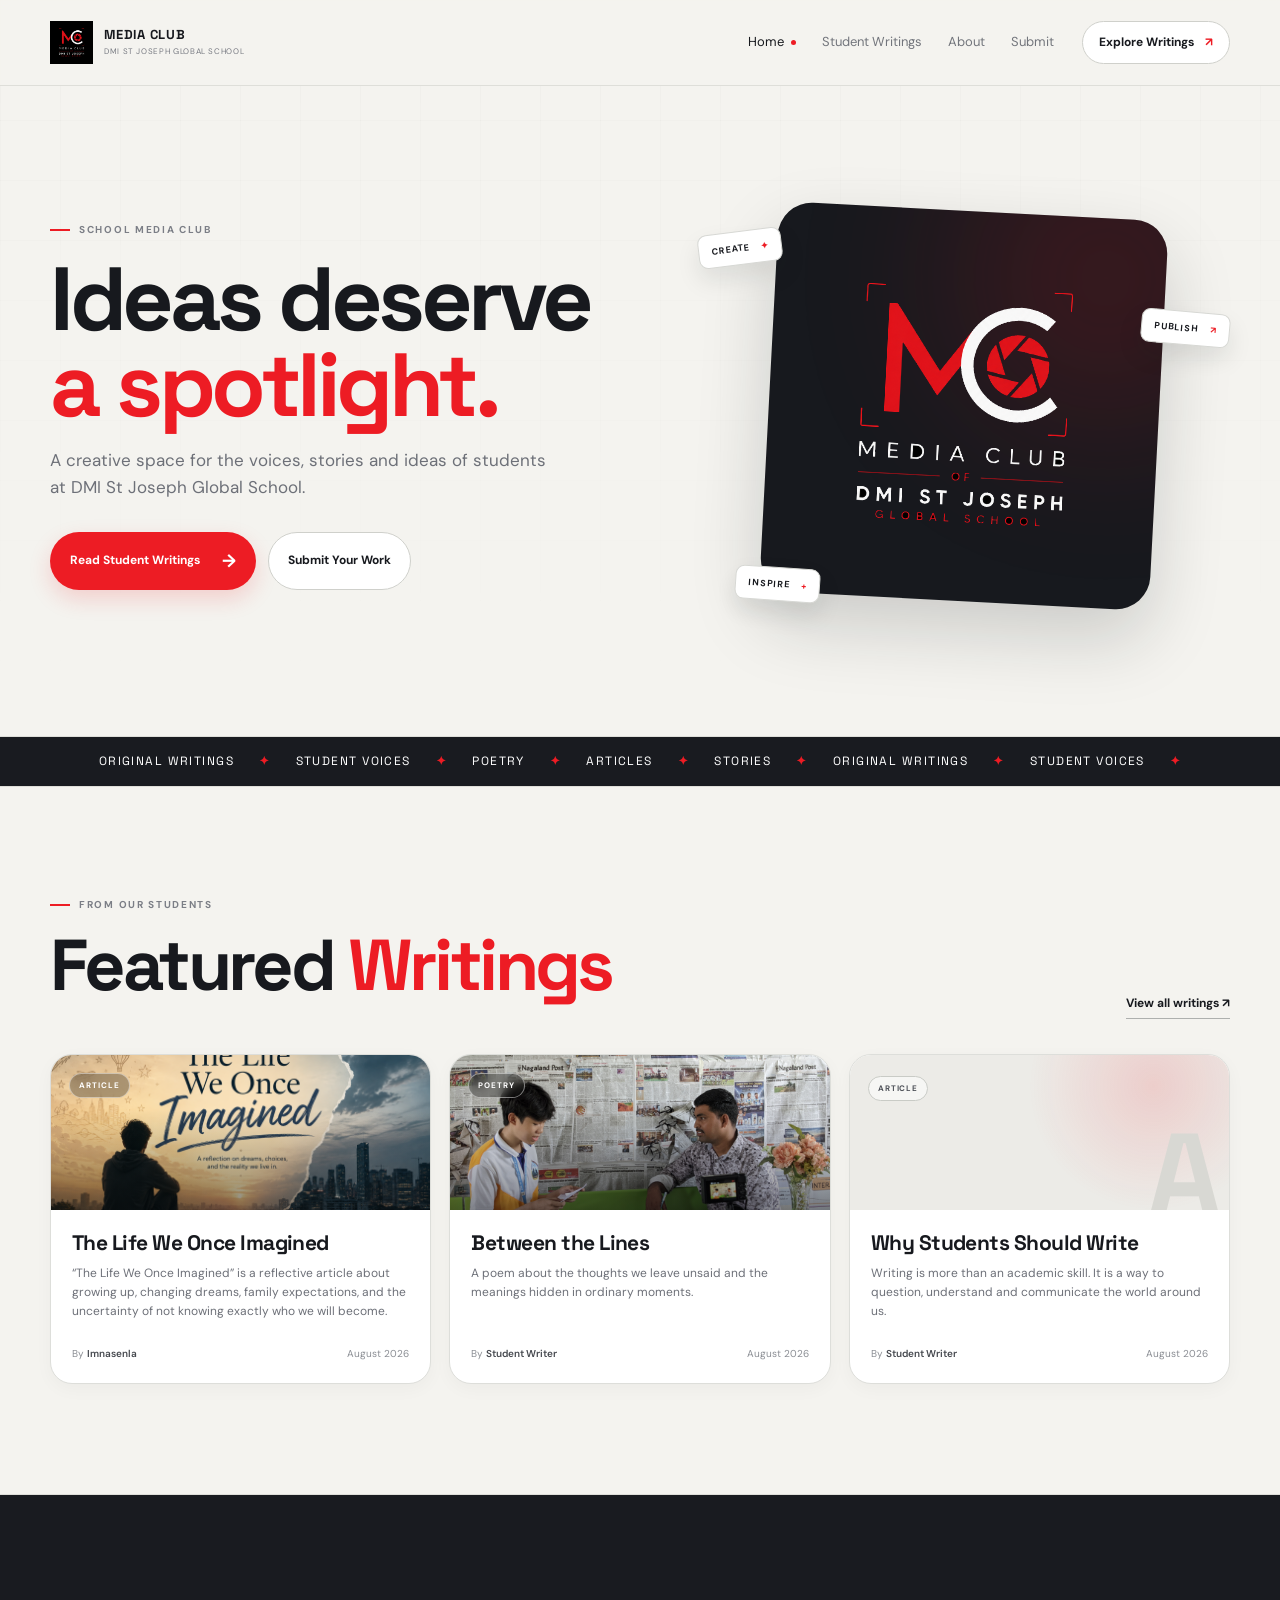
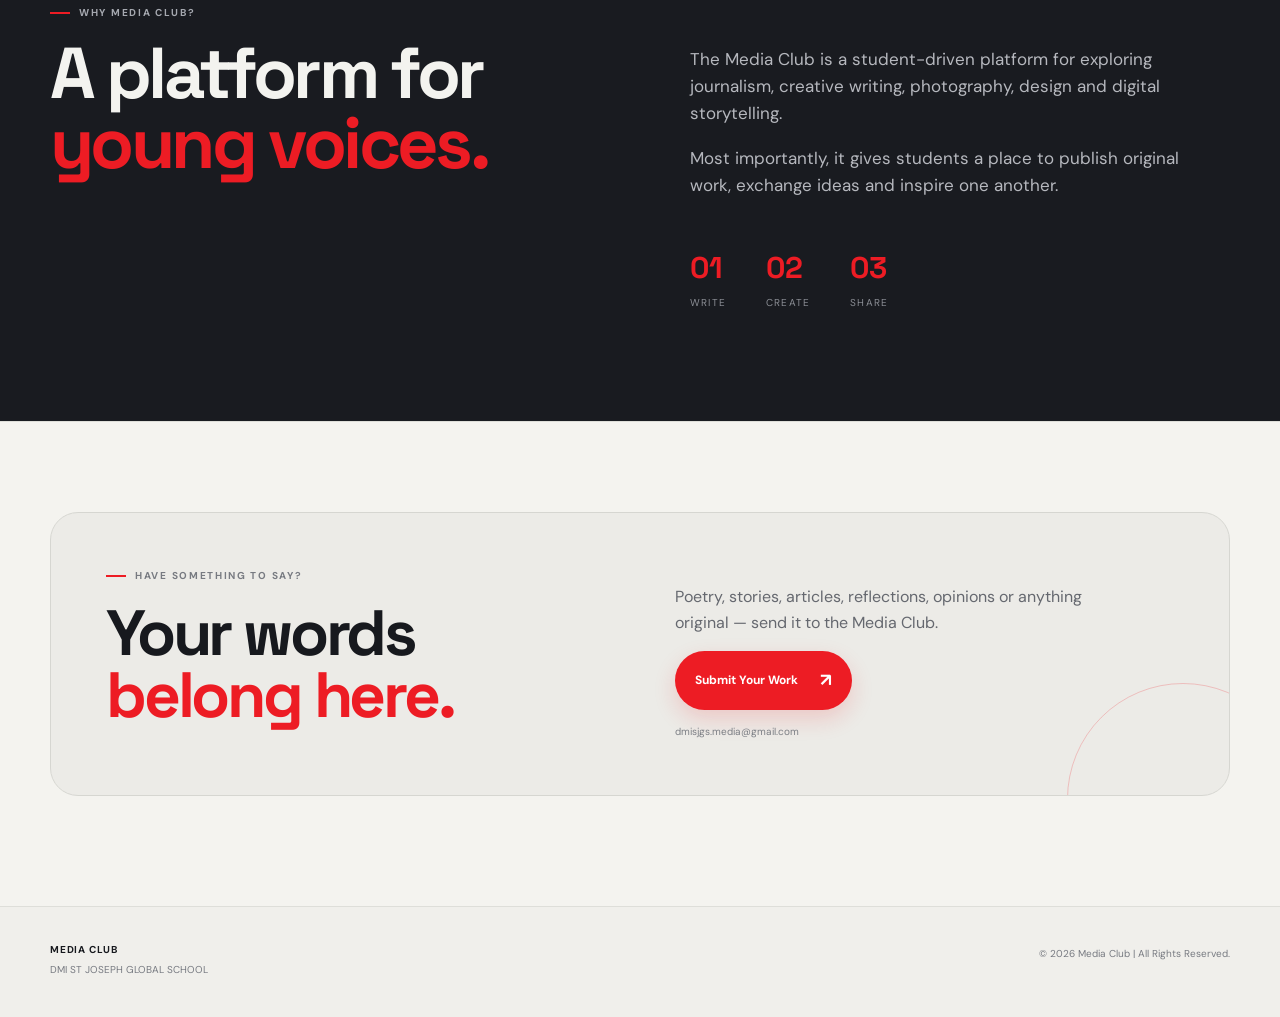
<file: index.html>
<!DOCTYPE html>
<html lang="en">
<head>
  <meta charset="UTF-8" />
  <meta name="viewport" content="width=device-width, initial-scale=1.0" />
  <meta name="description" content="DMI St Joseph Global School Media Club — stories, creativity, journalism and original student writing." />
  <title>Media Club | DMI St Joseph Global School</title>
  <link rel="preconnect" href="https://fonts.googleapis.com">
  <link rel="preconnect" href="https://fonts.gstatic.com" crossorigin>
  <link href="https://fonts.googleapis.com/css2?family=DM+Sans:wght@400;500;600;700&family=Space+Grotesk:wght@500;600;700&display=swap" rel="stylesheet">
  <link rel="stylesheet" href="css/style.css" />
</head>
<body>
  <div class="site-bg"></div>

  <header class="header">
    <a class="brand" href="index.html" aria-label="Media Club home">
      <span class="brand-mark"><img src="red.png" alt="Media Club logo"></span>
      <span>
        <strong>MEDIA CLUB</strong>
        <small>DMI ST JOSEPH GLOBAL SCHOOL</small>
      </span>
    </a>
    <nav class="nav">
      <a class="active" href="index.html">Home</a>
      <a href="writings.html">Student Writings</a>
      <a href="#about">About</a>
      <a href="#submit">Submit</a>
    </nav>
    <a class="nav-cta" href="writings.html">Explore Writings <span>↗</span></a>
    <button class="menu-btn" aria-label="Open menu">☰</button>
  </header>

  <main>
    <section class="hero container">
      <div class="hero-copy reveal">
        <div class="eyebrow"><span></span> SCHOOL MEDIA CLUB</div>
        <h1>Ideas deserve<br><em>a spotlight.</em></h1>
        <p class="hero-text">
          A creative space for the voices, stories and ideas of students at
          DMI St Joseph Global School.
        </p>
        <div class="hero-actions">
          <a class="btn btn-primary" href="writings.html">Read Student Writings <span>→</span></a>
          <a class="btn btn-ghost" href="#submit">Submit Your Work</a>
        </div>
      </div>

      <div class="hero-art reveal">
        <div class="hero-logo-panel">
          <div class="logo-glow"></div>
          <img src="logo-transparent.png" alt="Media Club of DMI St Joseph Global School" class="hero-logo">
        </div>
        <div class="floating-note note-one">CREATE <span>✦</span></div>
        <div class="floating-note note-two">PUBLISH <span>↗</span></div>
        <div class="floating-note note-three">INSPIRE <span>+</span></div>
      </div>
    </section>

    <section class="ticker">
      <div class="ticker-track">
        <span>ORIGINAL WRITINGS</span><b>✦</b><span>STUDENT VOICES</span><b>✦</b>
        <span>POETRY</span><b>✦</b><span>ARTICLES</span><b>✦</b>
        <span>STORIES</span><b>✦</b><span>ORIGINAL WRITINGS</span><b>✦</b>
        <span>STUDENT VOICES</span><b>✦</b>
      </div>
    </section>

    <section class="section container" id="featured">
      <div class="section-head reveal">
        <div>
          <div class="eyebrow"><span></span> FROM OUR STUDENTS</div>
          <h2>Featured <em>Writings</em></h2>
        </div>
        <a class="text-link" href="writings.html">View all writings ↗</a>
      </div>
      <div id="featuredGrid" class="writing-grid"></div>
    </section>

    <section class="about-section" id="about">
      <div class="container about-grid">
        <div class="reveal">
          <div class="eyebrow"><span></span> WHY MEDIA CLUB?</div>
          <h2>A platform for<br><em>young voices.</em></h2>
        </div>
        <div class="about-copy reveal">
          <p>
            The Media Club is a student-driven platform for exploring journalism,
            creative writing, photography, design and digital storytelling.
          </p>
          <p>
            Most importantly, it gives students a place to publish original work,
            exchange ideas and inspire one another.
          </p>
          <div class="stat-row">
            <div><strong>01</strong><span>Write</span></div>
            <div><strong>02</strong><span>Create</span></div>
            <div><strong>03</strong><span>Share</span></div>
          </div>
        </div>
      </div>
    </section>

    <section class="submit-section container" id="submit">
      <div class="submit-box reveal">
        <div>
          <div class="eyebrow"><span></span> HAVE SOMETHING TO SAY?</div>
          <h2>Your words<br><em>belong here.</em></h2>
        </div>
        <div class="submit-right">
          <p>Poetry, stories, articles, reflections, opinions or anything original — send it to the Media Club.</p>
          <a class="btn btn-primary" href="mailto:dmisjgs.media@gmail.com?subject=Media Club Submission">Submit Your Work <span>↗</span></a>
          <small>dmisjgs.media@gmail.com</small>
        </div>
      </div>
    </section>
  </main>

  <footer class="footer">
    <div class="container footer-inner">
      <div>
        <strong>MEDIA CLUB</strong>
        <p>DMI ST JOSEPH GLOBAL SCHOOL</p>
      </div>
      <p>© 2026 Media Club | All Rights Reserved.</p>
    </div>
  </footer>

  <script src="js/articles.js"></script>
  <script src="js/main.js"></script>
</body>
</html>
</file>
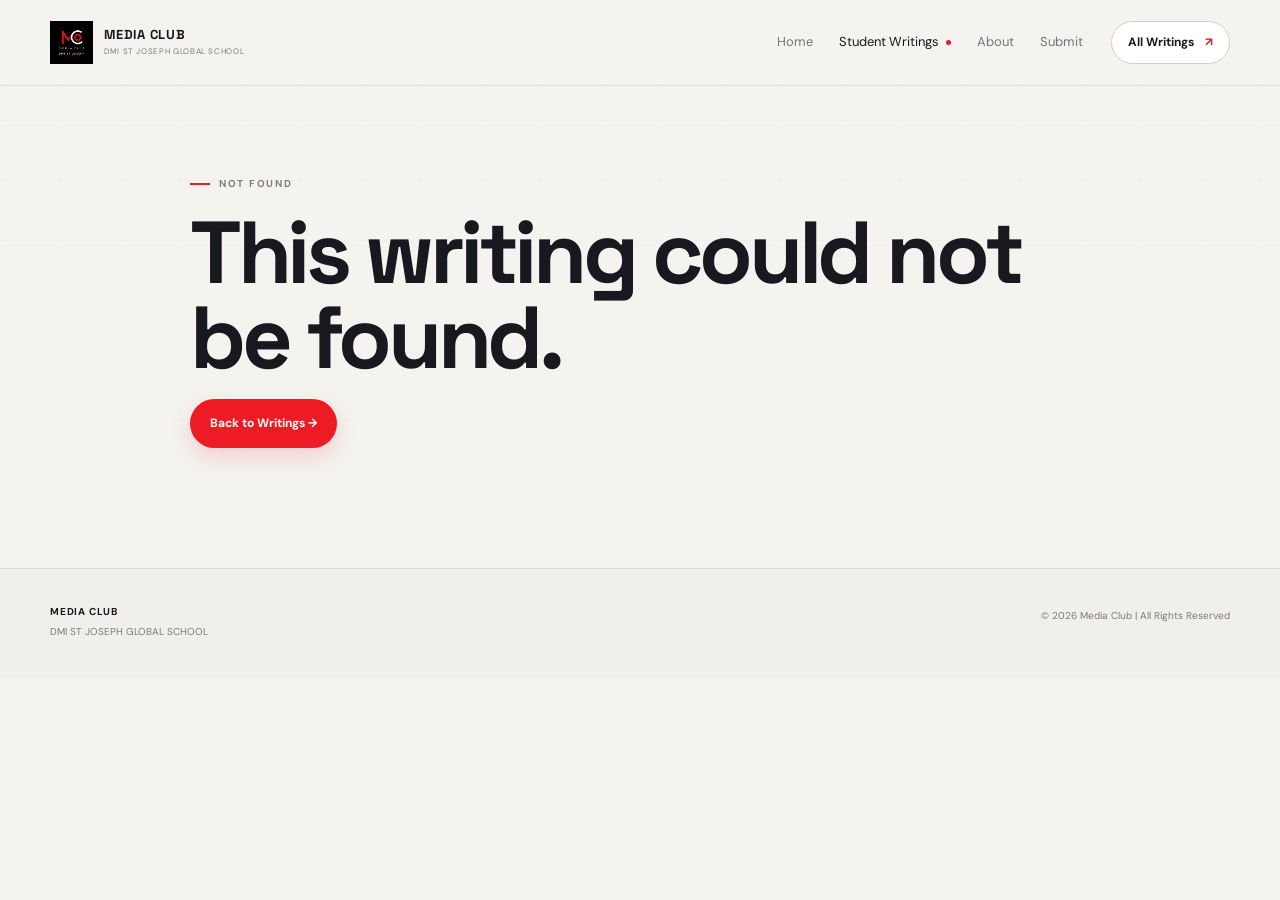
<file: article.html>
<!DOCTYPE html>
<html lang="en">
<head>
  <meta charset="UTF-8" />
  <meta name="viewport" content="width=device-width, initial-scale=1.0" />
  <title>Reading | Media Club</title>
  <link rel="preconnect" href="https://fonts.googleapis.com">
  <link rel="preconnect" href="https://fonts.gstatic.com" crossorigin>
  <link href="https://fonts.googleapis.com/css2?family=DM+Sans:wght@400;500;600;700&family=Space+Grotesk:wght@500;600;700&display=swap" rel="stylesheet">
  <link rel="stylesheet" href="css/style.css" />
</head>
<body>
  <div class="site-bg"></div>
  <header class="header">
    <a class="brand" href="index.html">
      <span class="brand-mark"><img src="red.png" alt="Media Club logo"></span>
      <span><strong>MEDIA CLUB</strong><small>DMI ST JOSEPH GLOBAL SCHOOL</small></span>
    </a>
    <nav class="nav">
      <a href="index.html">Home</a>
      <a class="active" href="writings.html">Student Writings</a>
      <a href="index.html#about">About</a>
      <a href="index.html#submit">Submit</a>
    </nav>
    <a class="nav-cta" href="writings.html">All Writings <span>↗</span></a>
    <button class="menu-btn" aria-label="Open menu">☰</button>
  </header>

  <main id="articlePage"></main>

  <footer class="footer">
    <div class="container footer-inner">
      <div><strong>MEDIA CLUB</strong><p>DMI ST JOSEPH GLOBAL SCHOOL</p></div>
      <p>© 2026 Media Club | All Rights Reserved</p>
    </div>
  </footer>

  <div id="toast" class="toast">Link copied!</div>
  <script src="js/articles.js"></script>
  <script src="js/main.js"></script>
  <script src="js/article.js"></script>
</body>
</html>
</file>
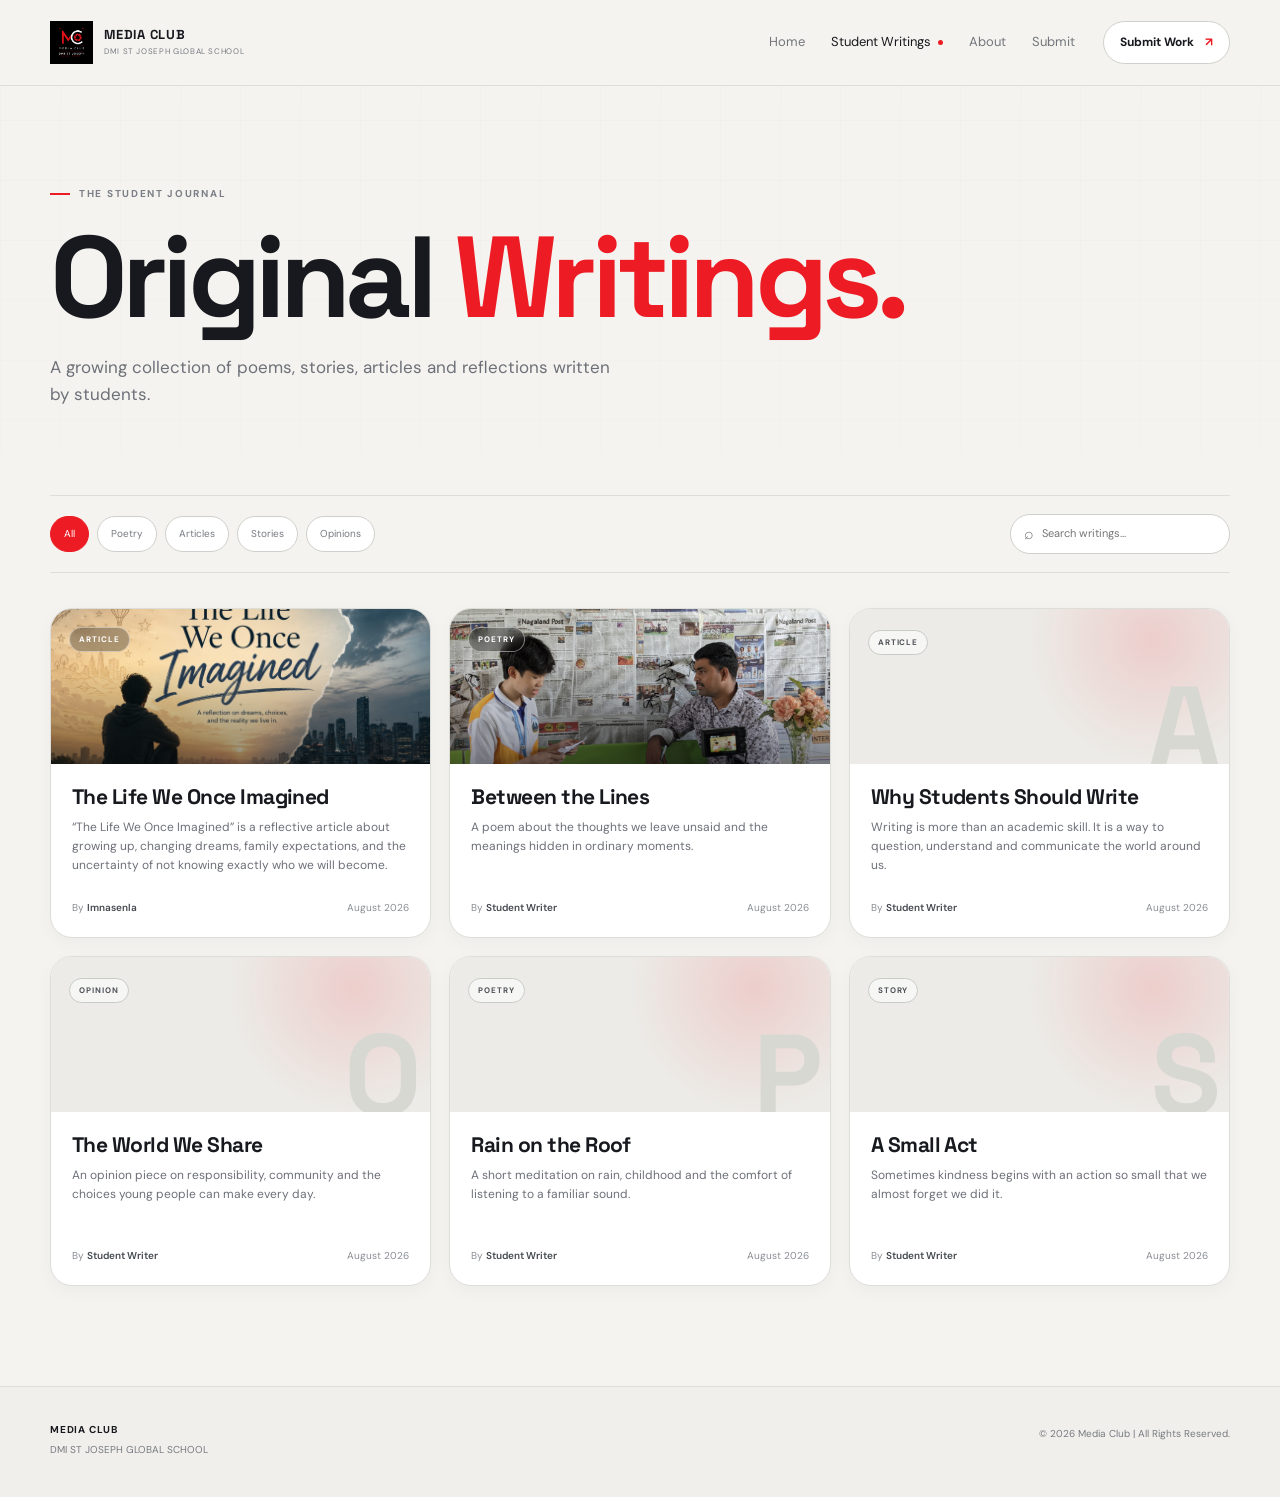
<file: writings.html>
<!DOCTYPE html>
<html lang="en">
<head>
  <meta charset="UTF-8" />
  <meta name="viewport" content="width=device-width, initial-scale=1.0" />
  <meta name="description" content="Original writings by students of DMI St Joseph Global School Media Club." />
  <title>Student Writings | Media Club</title>
  <link rel="preconnect" href="https://fonts.googleapis.com">
  <link rel="preconnect" href="https://fonts.gstatic.com" crossorigin>
  <link href="https://fonts.googleapis.com/css2?family=DM+Sans:wght@400;500;600;700&family=Space+Grotesk:wght@500;600;700&display=swap" rel="stylesheet">
  <link rel="stylesheet" href="css/style.css" />
</head>
<body>
  <div class="site-bg"></div>
  <header class="header">
    <a class="brand" href="index.html">
      <span class="brand-mark"><img src="red.png" alt="Media Club logo"></span>
      <span><strong>MEDIA CLUB</strong><small>DMI ST JOSEPH GLOBAL SCHOOL</small></span>
    </a>
    <nav class="nav">
      <a href="index.html">Home</a>
      <a class="active" href="writings.html">Student Writings</a>
      <a href="index.html#about">About</a>
      <a href="index.html#submit">Submit</a>
    </nav>
    <a class="nav-cta" href="index.html#submit">Submit Work <span>↗</span></a>
    <button class="menu-btn" aria-label="Open menu">☰</button>
  </header>

  <main>
    <section class="page-hero container reveal">
      <div class="eyebrow"><span></span> THE STUDENT JOURNAL</div>
      <h1>Original <em>Writings.</em></h1>
      <p>A growing collection of poems, stories, articles and reflections written by students.</p>
    </section>

    <section class="container writings-controls">
      <div class="filter-tabs" id="filters">
        <button class="filter active" data-filter="All">All</button>
        <button class="filter" data-filter="Poetry">Poetry</button>
        <button class="filter" data-filter="Article">Articles</button>
        <button class="filter" data-filter="Story">Stories</button>
        <button class="filter" data-filter="Opinion">Opinions</button>
      </div>
      <label class="search-box">
        <span>⌕</span>
        <input id="searchInput" type="search" placeholder="Search writings..." />
      </label>
    </section>

    <section class="container">
      <div id="allWritingsGrid" class="writing-grid full-grid"></div>
      <div id="emptyState" class="empty-state hidden">
        <strong>No writings found.</strong>
        <span>Try another keyword or category.</span>
      </div>
    </section>
  </main>

  <footer class="footer">
    <div class="container footer-inner">
      <div><strong>MEDIA CLUB</strong><p>DMI ST JOSEPH GLOBAL SCHOOL</p></div>
      <p>© 2026 Media Club | All Rights Reserved.</p>
    </div>
  </footer>

  <script src="js/articles.js"></script>
  <script src="js/main.js"></script>
  <script src="js/writings.js"></script>
</body>
</html>
</file>
<file: css/style.css>
:root{
  --bg:#f4f3ef;
  --paper:#ffffff;
  --panel:#17191e;
  --panel-2:#22252b;
  --line:#deded9;
  --text:#17191e;
  --muted:#6d7078;
  --accent:#ed1c24;
  --accent-dark:#bd1118;
  --soft-red:#fff0f0;
  --max:1180px;
  --radius:22px;
}
*{box-sizing:border-box}
html{scroll-behavior:smooth}
body{margin:0;background:var(--bg);color:var(--text);font-family:"DM Sans",sans-serif;line-height:1.6}
a{color:inherit;text-decoration:none}
button,input{font:inherit}
.site-bg{position:fixed;inset:0;pointer-events:none;opacity:.42;background-image:linear-gradient(rgba(23,25,30,.045) 1px,transparent 1px),linear-gradient(90deg,rgba(23,25,30,.045) 1px,transparent 1px);background-size:60px 60px;mask-image:linear-gradient(to bottom,#000,transparent 85%)}
.container{width:min(var(--max),calc(100% - 48px));margin:auto}
.header{height:86px;border-bottom:1px solid var(--line);display:flex;align-items:center;gap:28px;padding:0 max(24px,calc((100vw - var(--max))/2));position:sticky;top:0;z-index:10;background:rgba(244,243,239,.9);backdrop-filter:blur(16px)}
.brand{display:flex;align-items:center;gap:11px;margin-right:auto}
.brand-mark{width:43px;height:43px;display:grid;place-items:center}
.brand-mark img{width:100%;height:100%;object-fit:contain}
.brand strong,.brand small{display:block;line-height:1.15}
.brand strong{font-family:"Space Grotesk";font-size:13px;letter-spacing:.06em}
.brand small{font-size:8px;color:#777a82;letter-spacing:.08em;margin-top:4px}
.nav{display:flex;gap:26px;align-items:center}
.nav a{font-size:13px;color:#72757c;transition:.2s}
.nav a:hover,.nav a.active{color:var(--text)}
.nav a.active:after{content:"";display:inline-block;width:5px;height:5px;background:var(--accent);border-radius:50%;margin-left:7px;vertical-align:middle}
.nav-cta{border:1px solid #cfd0cb;border-radius:100px;padding:11px 16px;font-size:12px;font-weight:700;background:#fff}
.nav-cta span{color:var(--accent);margin-left:8px}
.menu-btn{display:none;background:none;border:0;color:var(--text);font-size:23px}
.hero{min-height:650px;display:grid;grid-template-columns:1.05fr .95fr;align-items:center;gap:60px;padding-top:65px;padding-bottom:75px}
.eyebrow{font-size:10px;font-weight:700;letter-spacing:.17em;color:#7b7e86;display:flex;align-items:center;gap:9px}
.eyebrow span{width:20px;height:2px;background:var(--accent);display:inline-block}
h1,h2{font-family:"Space Grotesk",sans-serif;line-height:.97;letter-spacing:-.05em;margin:18px 0}
.hero h1{font-size:clamp(58px,7vw,100px);max-width:760px}
h1 em,h2 em{font-style:normal;color:var(--accent)}
.hero-text{color:var(--muted);max-width:510px;font-size:17px}
.hero-actions{display:flex;gap:12px;margin-top:30px;flex-wrap:wrap}
.btn{display:inline-flex;align-items:center;gap:22px;padding:14px 19px;border-radius:100px;font-size:12px;font-weight:700;border:1px solid transparent;transition:transform .2s,background .2s}
.btn:hover{transform:translateY(-2px)}
.btn-primary{background:var(--accent);color:#fff;box-shadow:0 9px 22px rgba(237,28,36,.17)}
.btn-ghost{border-color:#cfd0cb;color:var(--text);background:#fff}
.btn-primary span{font-size:18px}
.hero-art{min-height:500px;position:relative;display:grid;place-items:center}
.hero-logo-panel{width:min(390px,80%);aspect-ratio:1/1;border-radius:34px;background:#17191e;display:grid;place-items:center;position:relative;overflow:hidden;box-shadow:0 30px 70px rgba(23,25,30,.18);transform:rotate(3deg)}
.hero-logo{width:92%;height:92%;object-fit:contain;position:relative;z-index:2}
.logo-glow{position:absolute;width:300px;height:300px;border-radius:50%;background:var(--accent);filter:blur(90px);opacity:.18;right:-90px;top:-90px}
.floating-note{position:absolute;background:#fff;border:1px solid #d7d8d4;border-radius:9px;padding:9px 12px;font-size:9px;font-weight:700;letter-spacing:.1em;z-index:3;box-shadow:0 12px 25px rgba(23,25,30,.1)}
.floating-note span{color:var(--accent);margin-left:8px}
.note-one{top:15%;left:0;transform:rotate(-7deg)}
.note-two{right:0;top:31%;transform:rotate(5deg)}
.note-three{bottom:11%;left:7%;transform:rotate(4deg)}
.ticker{overflow:hidden;border-top:1px solid var(--line);border-bottom:1px solid var(--line);padding:15px 0;background:#191b20;color:#fff}
.ticker-track{display:flex;gap:25px;white-space:nowrap;justify-content:center;font-family:"Space Grotesk";font-size:12px;letter-spacing:.12em}
.ticker b{color:var(--accent)}
.section{padding-top:110px;padding-bottom:110px}
.section-head{display:flex;justify-content:space-between;align-items:end;margin-bottom:35px}
h2{font-size:clamp(45px,6vw,72px)}
.text-link{font-size:12px;font-weight:700;border-bottom:1px solid #aeb0ae;padding-bottom:5px}
.writing-grid{display:grid;grid-template-columns:repeat(3,1fr);gap:18px}
.writing-card{background:var(--paper);border:1px solid #dddeda;border-radius:var(--radius);overflow:hidden;transition:.25s;display:flex;flex-direction:column;min-height:330px;box-shadow:0 5px 18px rgba(23,25,30,.035)}
.writing-card:hover{border-color:#c4c6c1;transform:translateY(-5px);box-shadow:0 18px 35px rgba(23,25,30,.08)}
.card-visual{height:155px;position:relative;padding:18px;overflow:hidden;background:radial-gradient(circle at 80% 20%,rgba(237,28,36,.14),transparent 38%),#ecebe7}
.card-visual.has-image{padding:0;background:#191b20}
.card-visual.has-image img{width:100%;height:100%;display:block;object-fit:cover;transition:transform .4s ease}
.writing-card:hover .card-visual.has-image img{transform:scale(1.045)}
.image-shade{position:absolute;inset:0;background:linear-gradient(to top,rgba(10,11,13,.48),transparent 65%)}
.card-visual.has-image .category{position:absolute;top:18px;left:18px;color:#fff;border-color:rgba(255,255,255,.45);background:rgba(10,11,13,.3);backdrop-filter:blur(6px)}
.article-cover{margin-top:45px;width:100%;aspect-ratio:16/8;overflow:hidden;border-radius:22px;background:#191b20;border:1px solid #d6d6d1}
.article-cover img{width:100%;height:100%;object-fit:cover;display:block}
.card-visual .big-letter{font-family:"Space Grotesk";font-size:115px;line-height:.75;color:#d8d8d3;position:absolute;right:8px;bottom:-8px;font-weight:700}
.category{position:relative;display:inline-flex;border:1px solid #c9cbc6;border-radius:100px;padding:5px 9px;font-size:8px;letter-spacing:.12em;font-weight:700;color:#4e5158;background:rgba(255,255,255,.55)}
.card-body{padding:21px;display:flex;flex-direction:column;flex:1}
.card-body h3{font-family:"Space Grotesk";font-size:21px;line-height:1.1;margin:0 0 10px;letter-spacing:-.025em}
.card-body p{font-size:12px;color:var(--muted);margin:0 0 18px}
.author{margin-top:auto;display:flex;justify-content:space-between;align-items:center;font-size:10px;color:#8a8d93}
.author strong{color:#45484e;font-weight:600}
.about-section{border-top:1px solid var(--line);border-bottom:1px solid var(--line);background:#191b20;color:#f3f3ef;padding:110px 0}
.about-section .eyebrow{color:#a6a9b0}
.about-section .eyebrow span{background:var(--accent)}
.about-grid{display:grid;grid-template-columns:1fr 1fr;gap:100px}
.about-copy{padding-top:24px}
.about-copy p{font-size:17px;color:#b6b8be;max-width:530px}
.stat-row{display:flex;gap:40px;margin-top:45px}
.stat-row div{display:grid;gap:3px}
.stat-row strong{font-family:"Space Grotesk";color:var(--accent);font-size:30px}
.stat-row span{font-size:10px;text-transform:uppercase;letter-spacing:.12em;color:#8b8e95}
.submit-section{padding-top:90px;padding-bottom:110px}
.submit-box{background:#ecebe7;color:var(--text);border:1px solid #d6d6d1;border-radius:28px;padding:55px;display:grid;grid-template-columns:1fr 1fr;gap:70px;position:relative;overflow:hidden}
.submit-box:after{content:"";position:absolute;width:230px;height:230px;border-radius:50%;border:1px solid rgba(237,28,36,.22);right:-70px;bottom:-120px}
.submit-box .eyebrow{color:#777a81}
.submit-box .eyebrow span{background:var(--accent)}
.submit-box h2{font-size:clamp(48px,5vw,70px);margin-bottom:0}
.submit-box h2 em{color:var(--accent)}
.submit-right{align-self:end}
.submit-right p{font-size:16px;max-width:450px;color:#65686f}
.submit-right .btn{background:var(--accent);color:#fff}
.submit-right small{display:block;margin-top:14px;font-size:10px;color:#7b7e84}
.footer{border-top:1px solid var(--line);padding:35px 0;background:#f0efeb}
.footer-inner{display:flex;justify-content:space-between;gap:30px;color:#777a81;font-size:10px}
.footer strong{color:var(--text);letter-spacing:.08em}
.footer p{margin:4px 0}
.page-hero{padding-top:100px;padding-bottom:70px}
.page-hero h1{font-size:clamp(65px,9vw,120px);margin:20px 0}
.page-hero p{max-width:570px;color:var(--muted);font-size:17px}
.writings-controls{border-top:1px solid var(--line);border-bottom:1px solid var(--line);padding:18px 0;margin-bottom:35px;display:flex;justify-content:space-between;gap:20px;align-items:center}
.filter-tabs{display:flex;gap:8px;flex-wrap:wrap}
.filter{border:1px solid #cfd0cb;background:#fff;color:#777a81;border-radius:100px;padding:9px 13px;font-size:10px;cursor:pointer}
.filter.active,.filter:hover{background:var(--accent);color:#fff;border-color:var(--accent)}
.search-box{width:220px;border:1px solid #cfd0cb;background:#fff;border-radius:100px;display:flex;gap:8px;align-items:center;padding:0 13px;color:#777}
.search-box input{background:none;border:0;outline:0;color:var(--text);width:100%;font-size:11px;padding:10px 0}
.full-grid{padding-bottom:100px}
.empty-state{text-align:center;padding:80px 0 140px;color:#777}
.empty-state strong,.empty-state span{display:block}
.empty-state strong{color:var(--text);font-family:"Space Grotesk";font-size:25px}
.hidden{display:none!important}
.article-wrap{padding:90px 0 120px}
.article-head{max-width:900px;margin:auto}
.back-link{display:inline-block;color:#858990;font-size:11px;margin-bottom:40px}
.article-meta{display:flex;gap:12px;align-items:center;color:#858990;font-size:10px}
.article-title{font-size:clamp(48px,7vw,88px);max-width:950px;margin:18px 0}
.article-dek{font-size:19px;color:#777a82;max-width:760px}
.article-byline{margin-top:25px;color:#858990;font-size:11px}
.article-byline strong{color:#30333a}
.article-layout{display:grid;grid-template-columns:1fr 180px;gap:65px;max-width:900px;margin:65px auto 0}
.article-content{font-family:Georgia,serif;font-size:19px;line-height:1.85;color:#363940}
.article-content p{margin:0 0 28px}
.article-content .dropcap:first-letter{font-size:65px;float:left;line-height:.8;color:var(--accent);padding:10px 8px 0 0;font-family:"Space Grotesk"}
.share-panel{border-left:1px solid var(--line);padding-left:25px;height:max-content;position:sticky;top:120px}
.share-panel span{display:block;font-size:9px;color:#777b84;letter-spacing:.12em;margin-bottom:12px}
.share-buttons{display:grid;gap:8px}
.share-btn{background:#fff;border:1px solid #d2d3cf;color:#55585f;border-radius:8px;padding:9px;font-size:10px;cursor:pointer;text-align:left}
.share-btn:hover{border-color:var(--accent);color:var(--accent)}
.article-footer{max-width:900px;margin:65px auto 0;padding-top:25px;border-top:1px solid var(--line)}
.toast{position:fixed;bottom:25px;left:50%;transform:translate(-50%,20px);background:var(--accent);color:#fff;border-radius:100px;padding:10px 18px;font-size:11px;font-weight:700;opacity:0;pointer-events:none;transition:.25s;z-index:50}
.toast.show{opacity:1;transform:translate(-50%,0)}
.reveal{animation:rise .65s ease both}
@keyframes rise{from{opacity:0;transform:translateY(18px)}to{opacity:1;transform:none}}
@media(max-width:800px){
  .header{height:72px;padding:0 20px}
  .nav,.nav-cta{display:none}
  .menu-btn{display:block}
  .container{width:min(100% - 34px,var(--max))}
  .hero{grid-template-columns:1fr;gap:10px;padding-top:60px}
  .hero-art{min-height:430px}
  .hero-logo-panel{width:min(330px,82vw)}
  .writing-grid{grid-template-columns:1fr}
  .about-grid,.submit-box{grid-template-columns:1fr;gap:35px}
  .submit-box{padding:35px 28px}
  .section-head{align-items:start;gap:20px;flex-direction:column}
  .writings-controls{align-items:stretch;flex-direction:column}
  .search-box{width:100%}
  .article-layout{grid-template-columns:1fr}
  .share-panel{position:static;border-left:0;border-top:1px solid var(--line);padding:20px 0}
  .share-buttons{display:flex;flex-wrap:wrap}
  .footer-inner{flex-direction:column}
}
</file>
